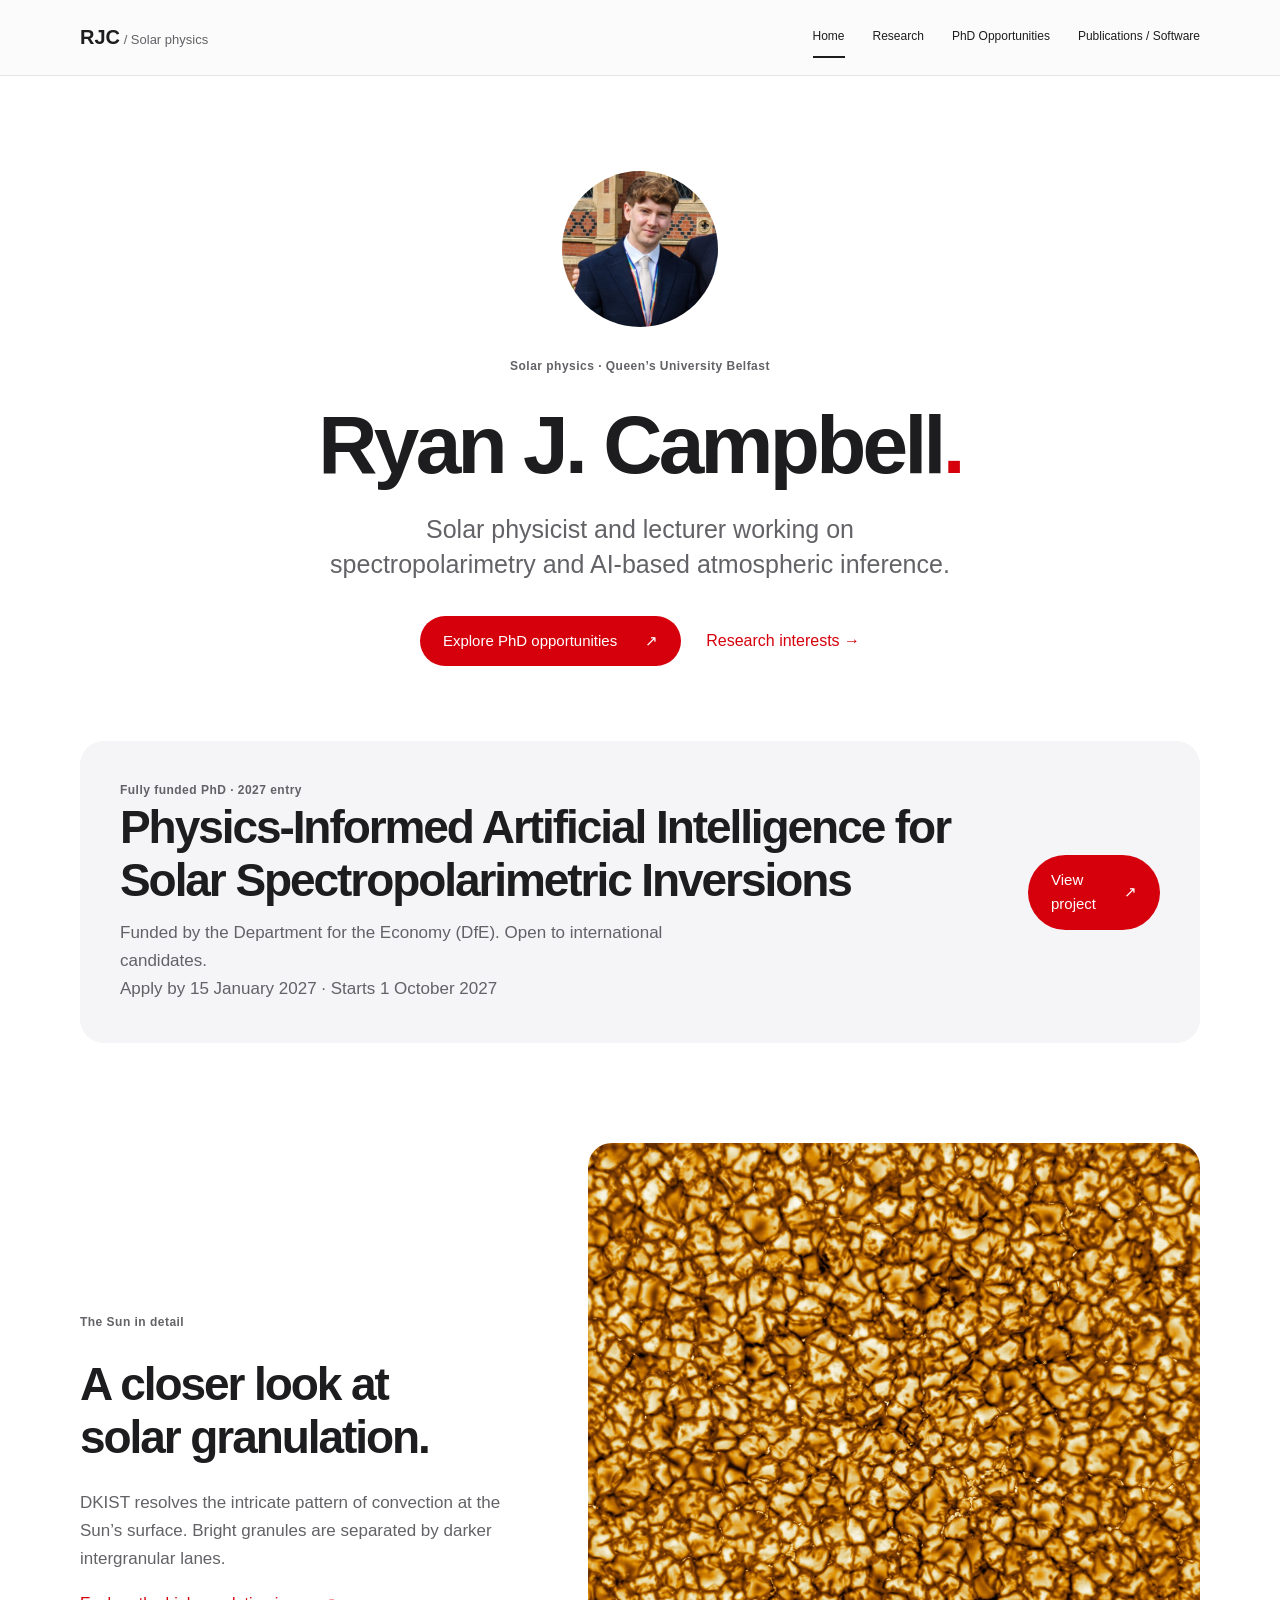
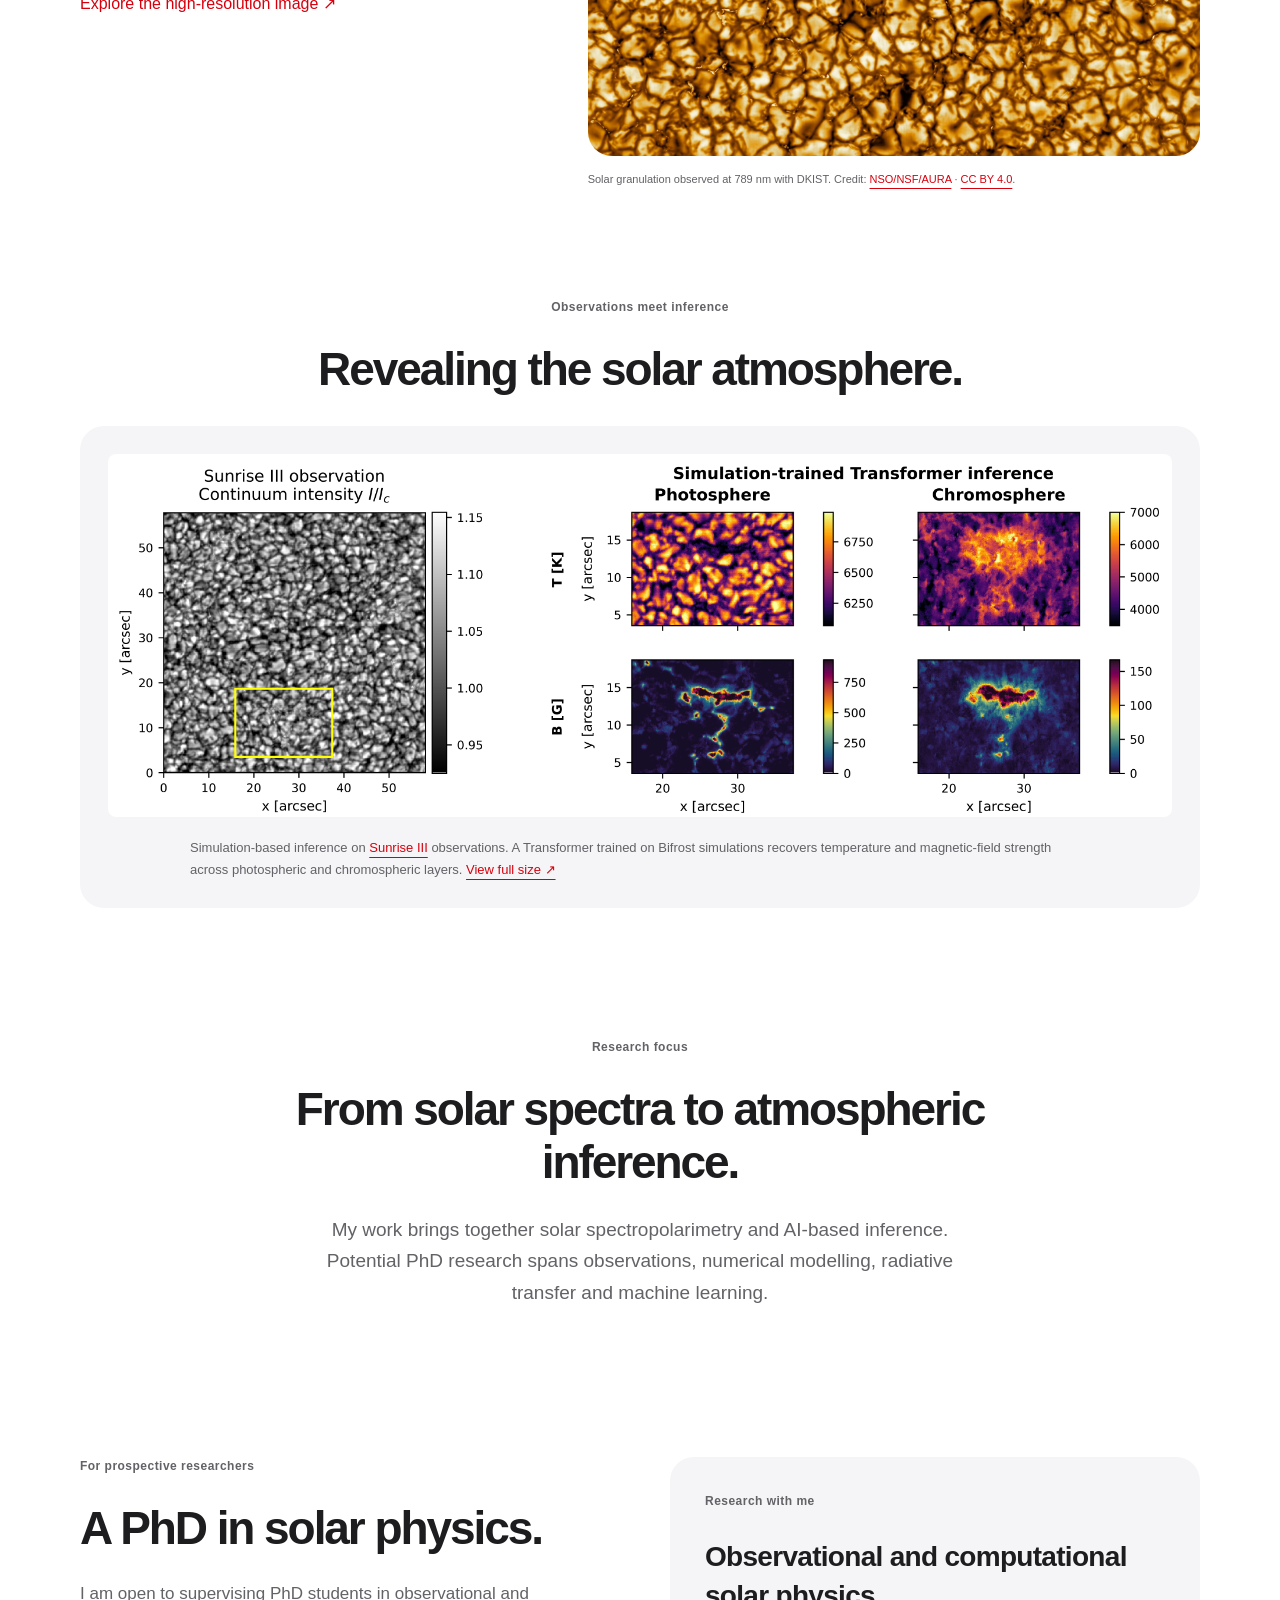
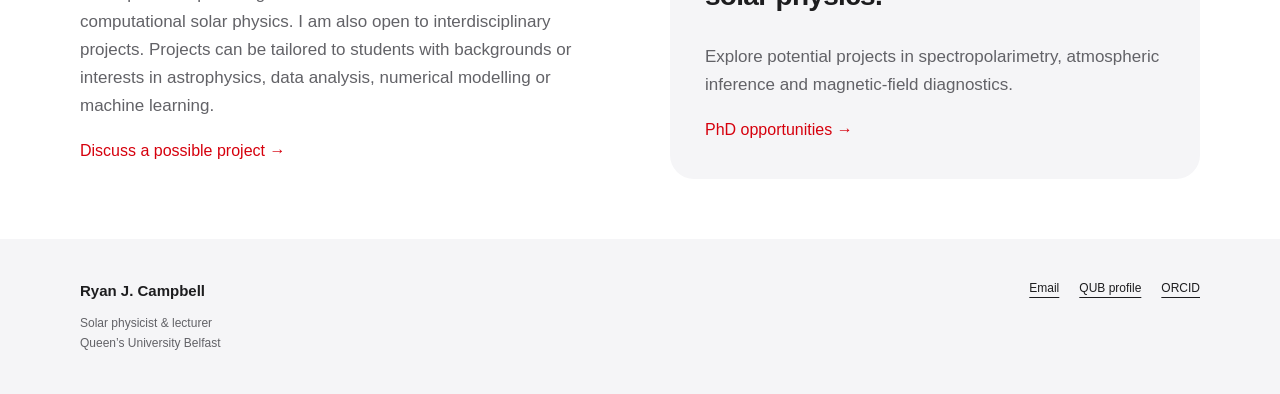
<file: index.html>
<!doctype html>
<html lang="en"><head><meta charset="utf-8"><meta name="viewport" content="width=device-width, initial-scale=1"><title>Home | Ryan J. Campbell</title><meta name="description" content="Ryan J. Campbell, solar physicist and lecturer at Queen’s University Belfast. Research and potential PhD opportunities in solar physics."><link rel="stylesheet" href="assets/styles.css"></head><body><a class="skip" href="#main">Skip to content</a><header><a class="brand" href="index.html">RJC<span> / Solar physics</span></a><nav aria-label="Main navigation"><a href="index.html" aria-current="page">Home</a><a href="research.html">Research</a><a href="phd.html">PhD Opportunities</a><a href="publications.html">Publications / Software</a></nav></header><main id="main"><section class="hero"><img class="portrait" src="assets/ryan-campbell.png" width="400" height="400" alt="Ryan J. Campbell"><div><p class="eyebrow">Solar physics · Queen’s University Belfast</p><h1>Ryan J. Campbell<span class="dot">.</span></h1><p class="lead">Solar physicist and lecturer working on spectropolarimetry and AI-based atmospheric inference.</p><div class="actions"><a class="button" href="phd.html">Explore PhD opportunities <span aria-hidden="true">↗</span></a><a class="text-link" href="research.html">Research interests →</a></div></div></section><section class="contact-strip" aria-labelledby="home-funded-phd"><div><p class="eyebrow">Fully funded PhD · 2027 entry</p><h2 id="home-funded-phd">Physics-Informed Artificial Intelligence for Solar Spectropolarimetric Inversions</h2><p>Funded by the Department for the Economy (DfE). Open to international candidates.</p><p>Apply by <time datetime="2027-01-15">15 January 2027</time> · Starts <time datetime="2027-10-01">1 October 2027</time></p></div><a class="button" href="phd.html#funded-project-title">View project <span aria-hidden="true">↗</span></a></section><section class="dkist-feature"><div class="dkist-copy"><p class="eyebrow">The Sun in detail</p><h2>A closer look at<br>solar granulation.</h2><p>DKIST resolves the intricate pattern of convection at the Sun’s surface. Bright granules are separated by darker intergranular lanes.</p><a class="text-link" href="https://nso.edu/wp-content/uploads/2020/01/full_image_high.jpg">Explore the high-resolution image ↗</a></div><figure><a href="https://nso.edu/wp-content/uploads/2020/01/full_image_high.jpg" aria-label="Open the high-resolution DKIST solar granulation image"><img src="assets/dkist-granulation.jpg" width="1800" height="1800" loading="lazy" alt="DKIST image of solar granulation: tightly packed bright convection cells separated by dark intergranular lanes."></a><figcaption>Solar granulation observed at 789 nm with DKIST. Credit: <a href="https://nso.edu/telescopes/dkist/first-light-full-image/">NSO/NSF/AURA</a> · <a href="https://creativecommons.org/licenses/by/4.0/">CC BY 4.0</a>.</figcaption></figure></section><section class="feature-science"><p class="eyebrow">Observations meet inference</p><h2>Revealing the solar atmosphere.</h2><figure class="science-figure"><a href="assets/sunrise-inference.png" aria-label="Open the full resolution Sunrise III inference figure"><img src="assets/sunrise-inference.png" width="7200" height="2439" alt="Sunrise III continuum intensity image with a highlighted region, alongside photospheric and chromospheric temperature and magnetic-field strength maps inferred by a simulation-trained Transformer."></a><figcaption>Simulation-based inference on <a href="https://www.mps.mpg.de/solar-physics/sunrise">Sunrise III</a> observations. A Transformer trained on Bifrost simulations recovers temperature and magnetic-field strength across photospheric and chromospheric layers. <a href="assets/sunrise-inference.png">View full size ↗</a></figcaption></figure></section><section class="intro"><p class="eyebrow">Research focus</p><h2>From solar spectra to atmospheric inference.</h2><p>My work brings together solar spectropolarimetry and AI-based inference. Potential PhD research spans observations, numerical modelling, radiative transfer and machine learning.</p></section><section class="split"><div><p class="eyebrow">For prospective researchers</p><h2>A PhD in solar physics.</h2><p>I am open to supervising PhD students in observational and computational solar physics. I am also open to interdisciplinary projects. Projects can be tailored to students with backgrounds or interests in astrophysics, data analysis, numerical modelling or machine learning.</p><a class="text-link" href="phd.html">Discuss a possible project →</a></div><aside class="note"><p class="eyebrow">Research with me</p><h3>Observational and computational solar physics.</h3><p>Explore potential projects in spectropolarimetry, atmospheric inference and magnetic-field diagnostics.</p><a class="text-link" href="phd.html">PhD opportunities →</a></aside></section></main><footer><div><strong>Ryan J. Campbell</strong><p>Solar physicist & lecturer<br>Queen’s University Belfast</p></div><div><a href="mailto:ryan.campbell@qub.ac.uk">Email</a><a href="https://pure.qub.ac.uk/en/persons/ryan-campbell/">QUB profile</a><a href="https://orcid.org/0000-0001-5699-2991">ORCID</a></div></footer></body></html>
</file>
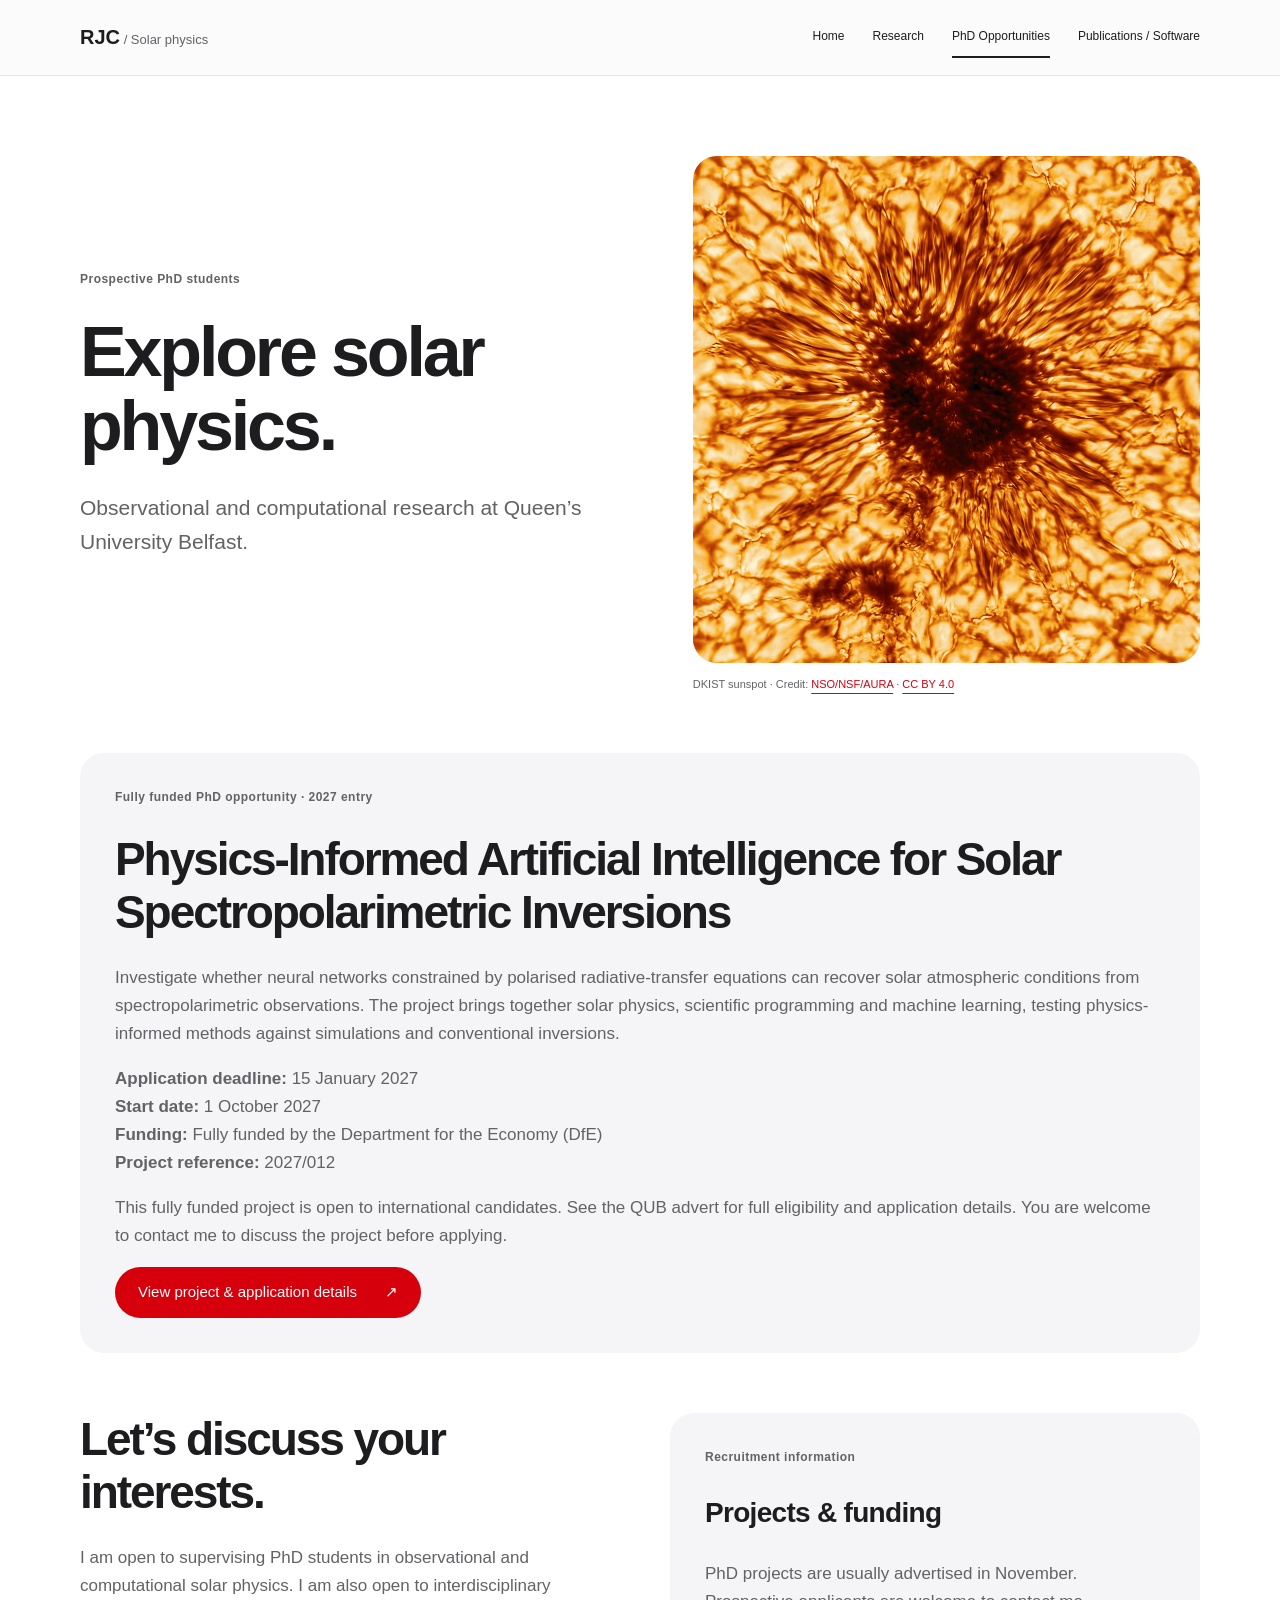
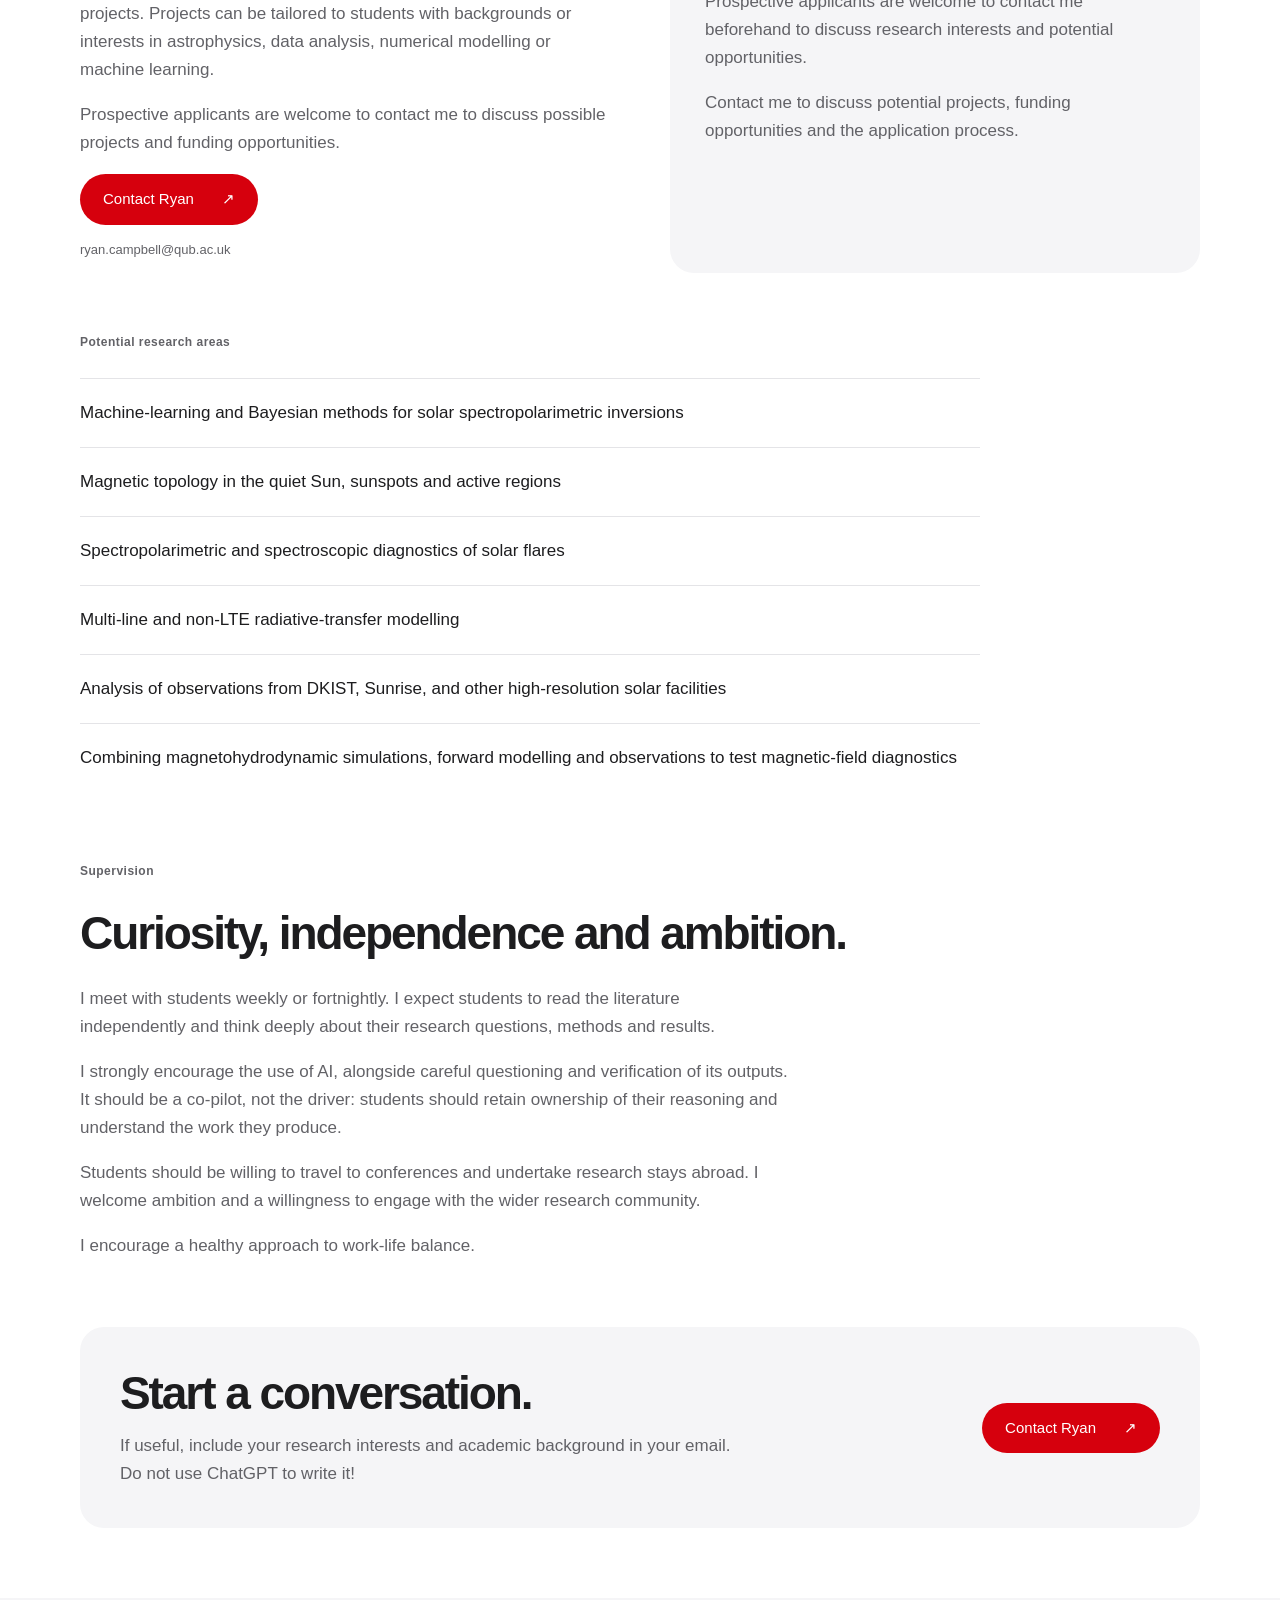
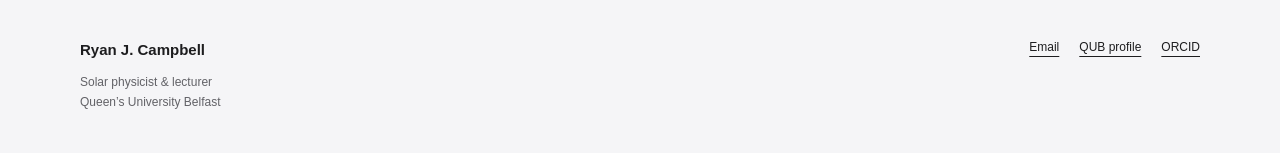
<file: phd.html>
<!doctype html>
<html lang="en"><head><meta charset="utf-8"><meta name="viewport" content="width=device-width, initial-scale=1"><title>PhD Opportunities | Ryan J. Campbell</title><meta name="description" content="Ryan J. Campbell, solar physicist and lecturer at Queen’s University Belfast. Funded PhD opportunity in physics-informed AI for solar spectropolarimetric inversions. Apply by 15 January 2027."><link rel="stylesheet" href="assets/styles.css"></head><body><a class="skip" href="#main">Skip to content</a><header><a class="brand" href="index.html">RJC<span> / Solar physics</span></a><nav aria-label="Main navigation"><a href="index.html">Home</a><a href="research.html">Research</a><a href="phd.html" aria-current="page">PhD Opportunities</a><a href="publications.html">Publications / Software</a></nav></header><main id="main"><section class="page-head phd-hero"><div><p class="eyebrow">Prospective PhD students</p><h1>Explore solar physics.</h1><p class="lead">Observational and computational research at Queen’s University Belfast.</p></div><figure><a href="assets/dkist-sunspot.jpg" aria-label="Open the full-size DKIST sunspot image"><img src="assets/dkist-sunspot.jpg" width="1970" height="1970" alt="DKIST sunspot image showing a dark umbra surrounded by fine, radiating penumbral filaments."></a><figcaption>DKIST sunspot · Credit: <a href="https://nso.edu/telescopes/dkist/inouye-first-sunspot/">NSO/NSF/AURA</a> · <a href="https://creativecommons.org/licenses/by/4.0/">CC BY 4.0</a></figcaption></figure></section><section class="note" aria-labelledby="funded-project-title"><p class="eyebrow">Fully funded PhD opportunity · 2027 entry</p><h2 id="funded-project-title">Physics-Informed Artificial Intelligence for Solar Spectropolarimetric Inversions</h2><p>Investigate whether neural networks constrained by polarised radiative-transfer equations can recover solar atmospheric conditions from spectropolarimetric observations. The project brings together solar physics, scientific programming and machine learning, testing physics-informed methods against simulations and conventional inversions.</p><p><strong>Application deadline:</strong> <time datetime="2027-01-15">15 January 2027</time><br><strong>Start date:</strong> <time datetime="2027-10-01">1 October 2027</time><br><strong>Funding:</strong> Fully funded by the Department for the Economy (DfE)<br><strong>Project reference:</strong> 2027/012</p><p>This fully funded project is open to international candidates. See the QUB advert for full eligibility and application details. You are welcome to contact me to discuss the project before applying.</p><a class="button" href="https://www.qub.ac.uk/courses/postgraduate-research/phd-opportunities/physicsinformed-artificial-intelligence-for-solar-spectropolarimetric-inversions.html">View project &amp; application details <span aria-hidden="true">↗</span></a></section><section class="split"><div><h2>Let’s discuss your interests.</h2><p>I am open to supervising PhD students in observational and computational solar physics. I am also open to interdisciplinary projects. Projects can be tailored to students with backgrounds or interests in astrophysics, data analysis, numerical modelling or machine learning.</p><p>Prospective applicants are welcome to contact me to discuss possible projects and funding opportunities.</p><a class="button" href="mailto:ryan.campbell@qub.ac.uk">Contact Ryan <span aria-hidden="true">↗</span></a><p class="email">ryan.campbell@qub.ac.uk</p></div><aside class="note"><p class="eyebrow">Recruitment information</p><h3>Projects & funding</h3><p>PhD projects are usually advertised in November. Prospective applicants are welcome to contact me beforehand to discuss research interests and potential opportunities.</p><p>Contact me to discuss potential projects, funding opportunities and the application process.</p></aside></section><section><p class="eyebrow">Potential research areas</p><ul class="topic-list"><li>Machine-learning and Bayesian methods for solar spectropolarimetric inversions</li><li>Magnetic topology in the quiet Sun, sunspots and active regions</li><li>Spectropolarimetric and spectroscopic diagnostics of solar flares</li><li>Multi-line and non-LTE radiative-transfer modelling</li><li>Analysis of observations from DKIST, Sunrise, and other high-resolution solar facilities</li><li>Combining magnetohydrodynamic simulations, forward modelling and observations to test magnetic-field diagnostics</li></ul></section><section class="supervision-section"><p class="eyebrow">Supervision</p><h2>Curiosity, independence and ambition.</h2><p>I meet with students weekly or fortnightly. I expect students to read the literature independently and think deeply about their research questions, methods and results.</p><p>I strongly encourage the use of AI, alongside careful questioning and verification of its outputs. It should be a co-pilot, not the driver: students should retain ownership of their reasoning and understand the work they produce.</p><p>Students should be willing to travel to conferences and undertake research stays abroad. I welcome ambition and a willingness to engage with the wider research community.</p><p>I encourage a healthy approach to work-life balance.</p></section><section class="contact-strip"><div><h2>Start a conversation.</h2><p>If useful, include your research interests and academic background in your email. Do not use ChatGPT to write it!</p></div><a class="button" href="mailto:ryan.campbell@qub.ac.uk">Contact Ryan <span aria-hidden="true">↗</span></a></section></main><footer><div><strong>Ryan J. Campbell</strong><p>Solar physicist & lecturer<br>Queen’s University Belfast</p></div><div><a href="mailto:ryan.campbell@qub.ac.uk">Email</a><a href="https://pure.qub.ac.uk/en/persons/ryan-campbell/">QUB profile</a><a href="https://orcid.org/0000-0001-5699-2991">ORCID</a></div></footer></body></html>
</file>
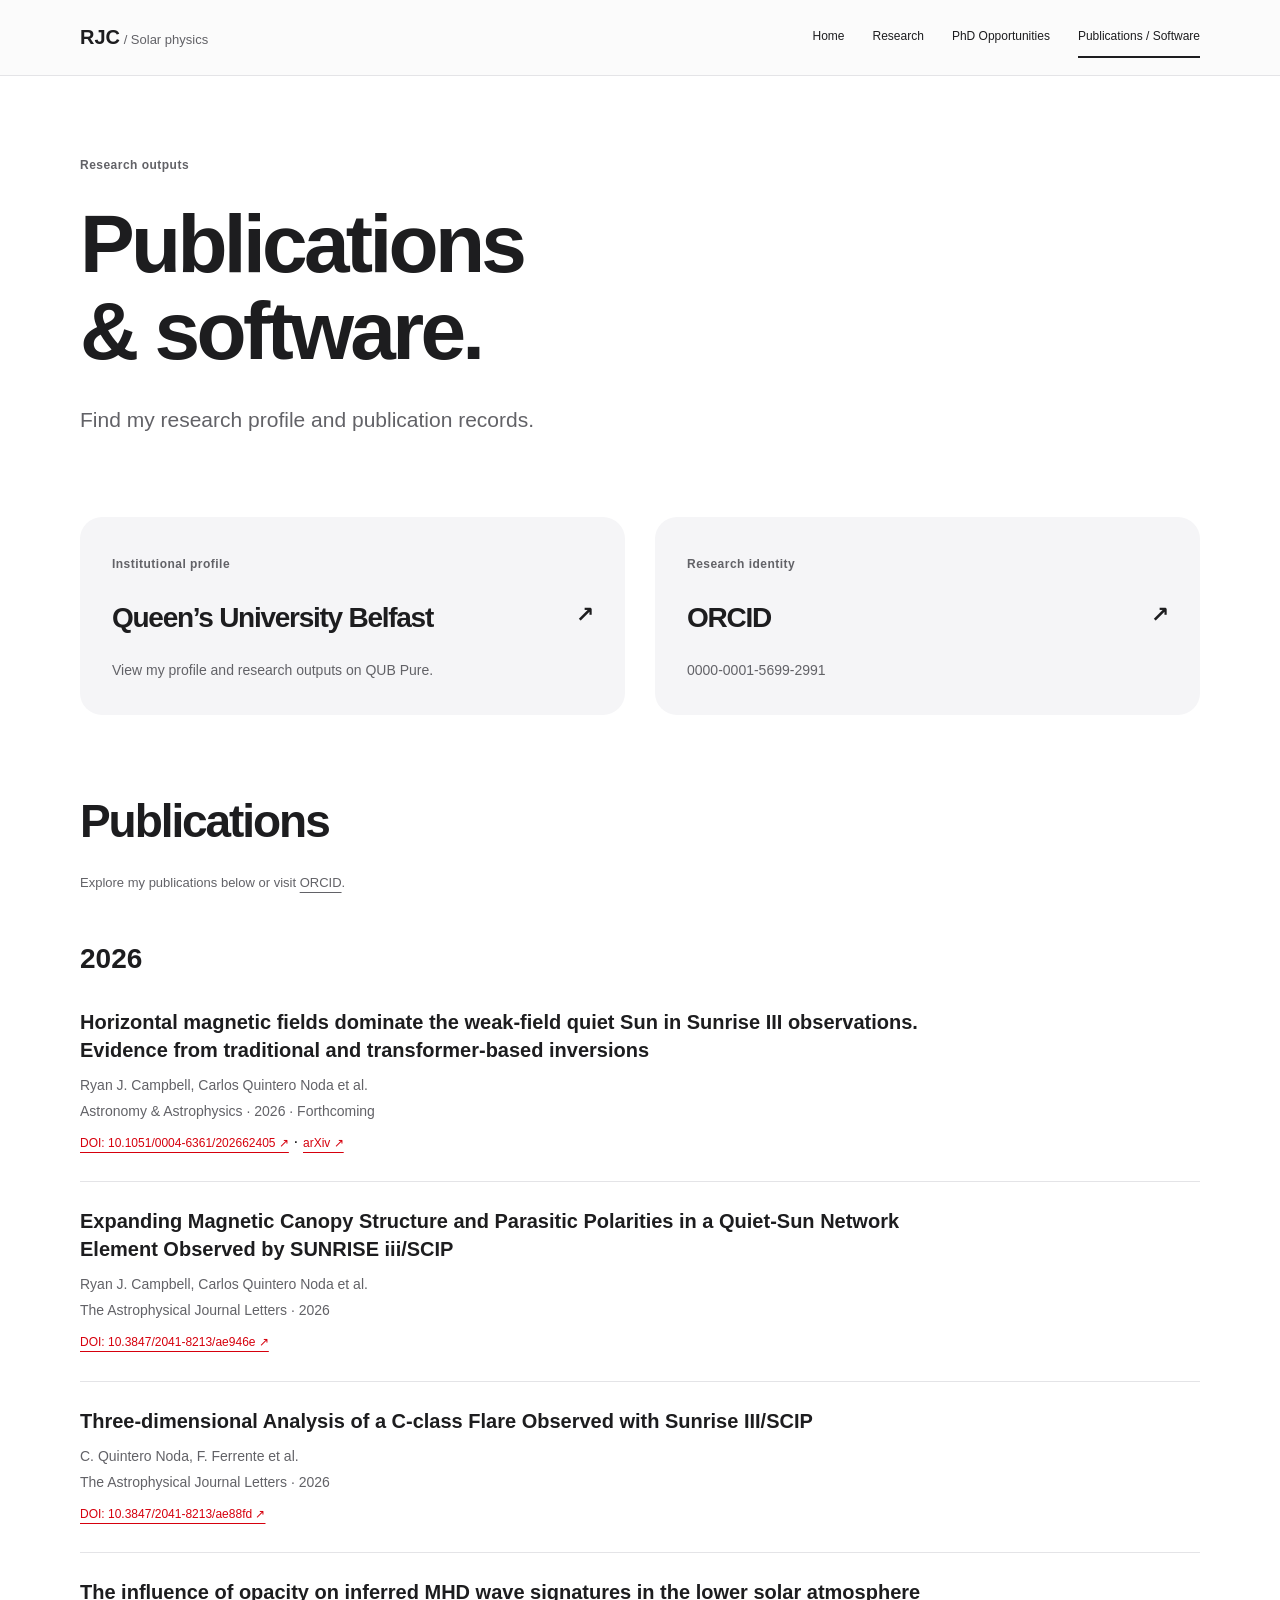
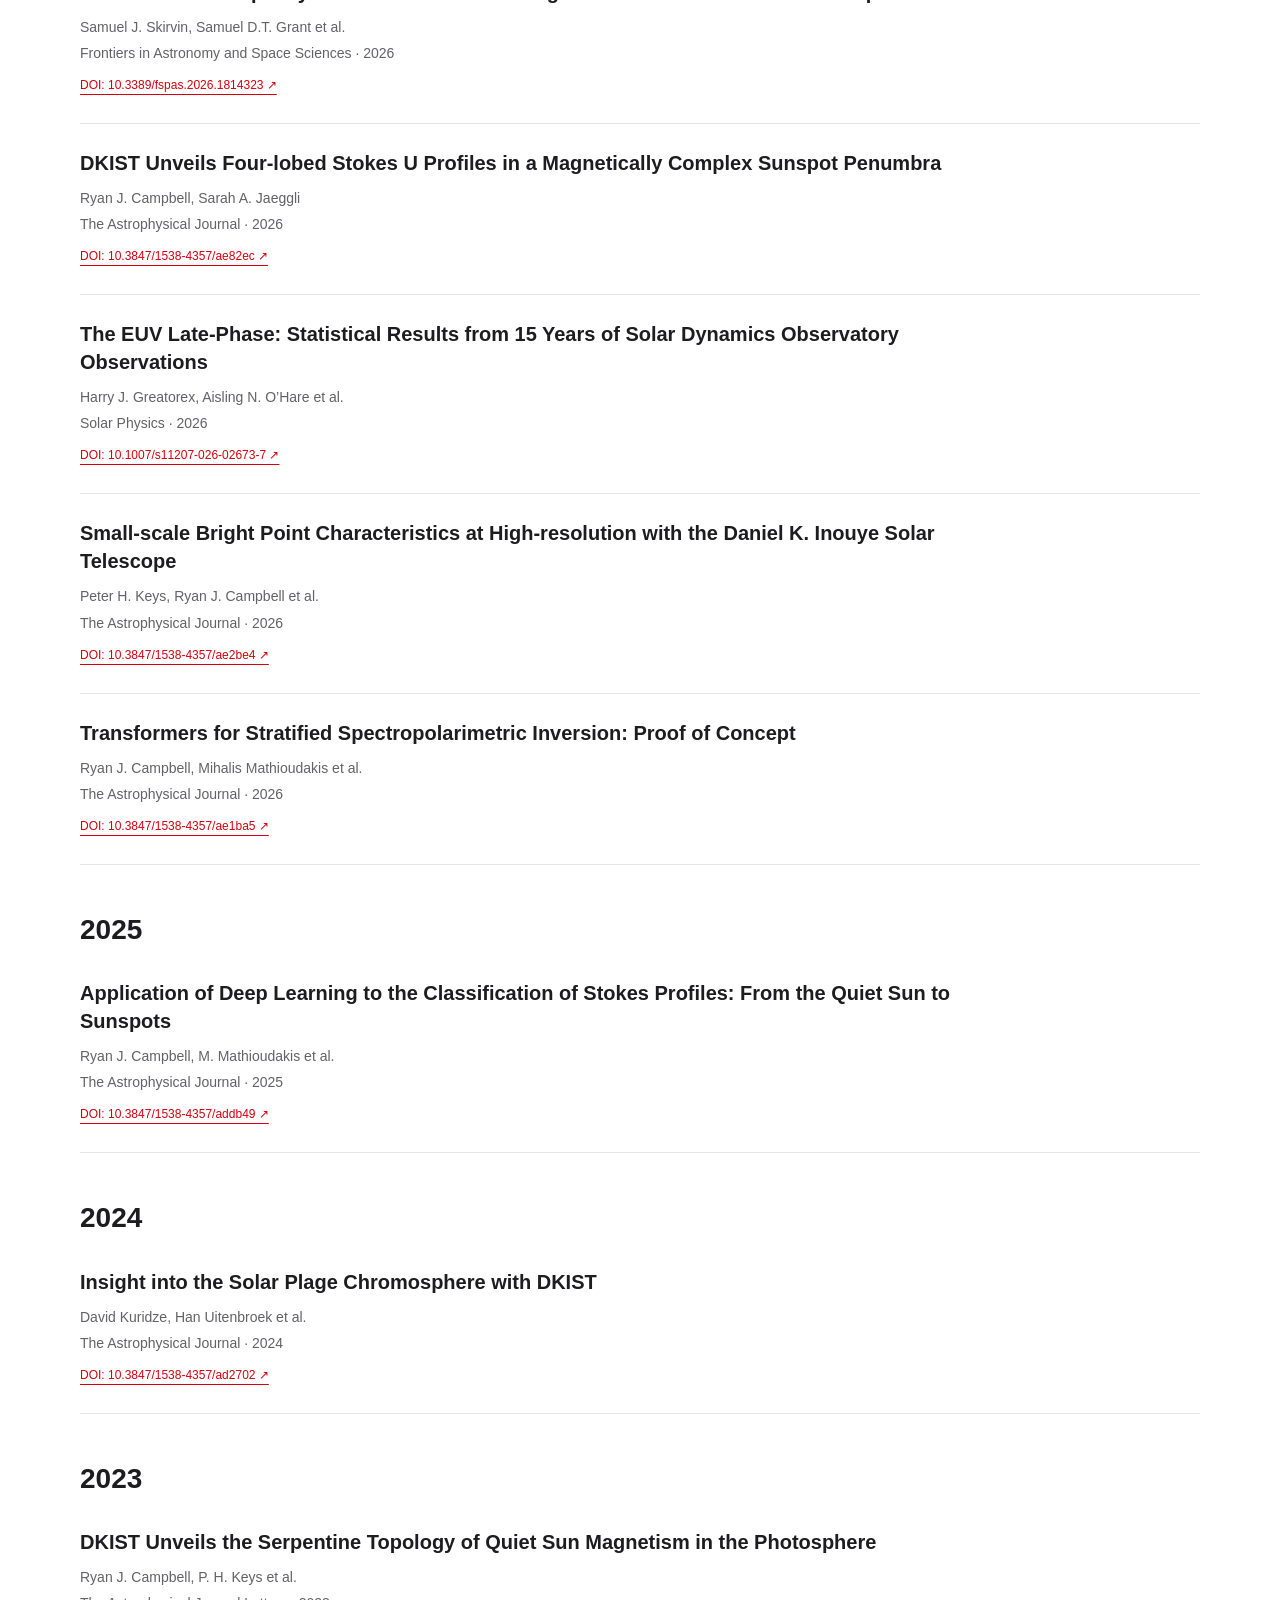
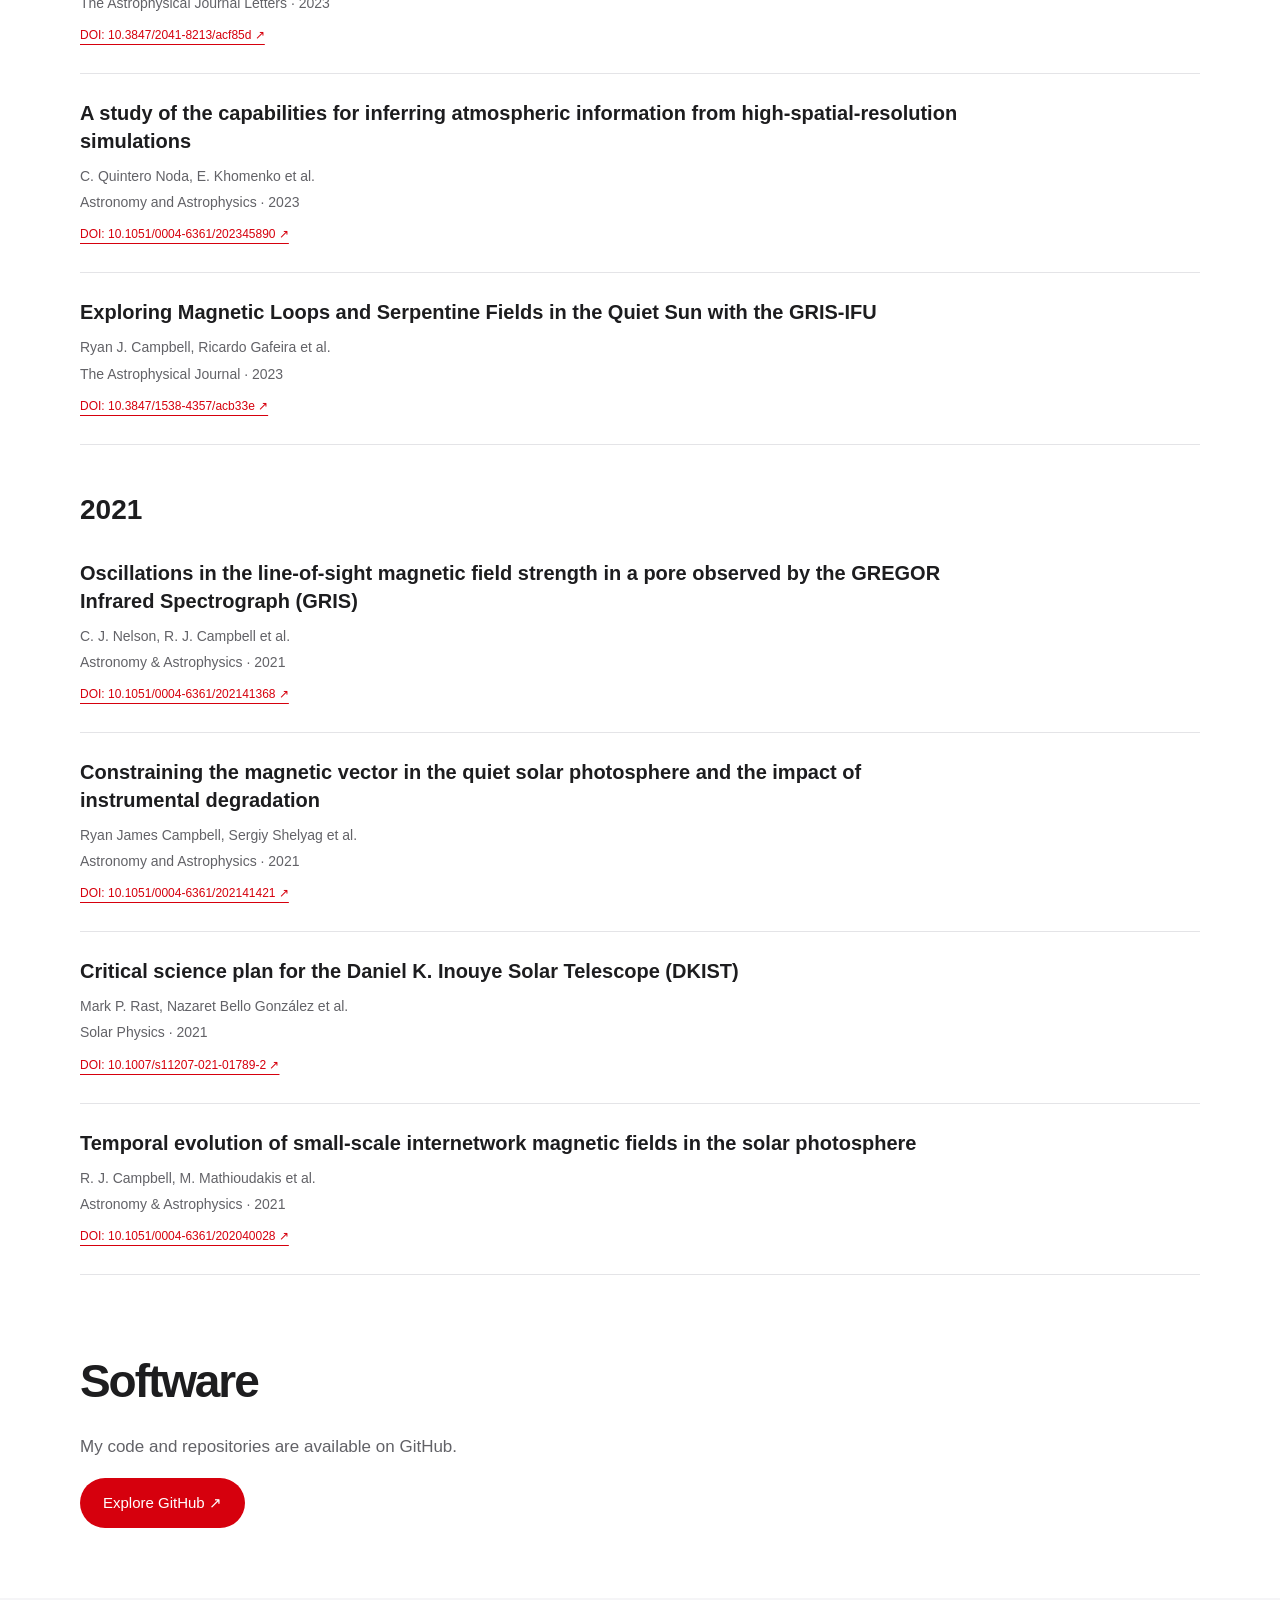
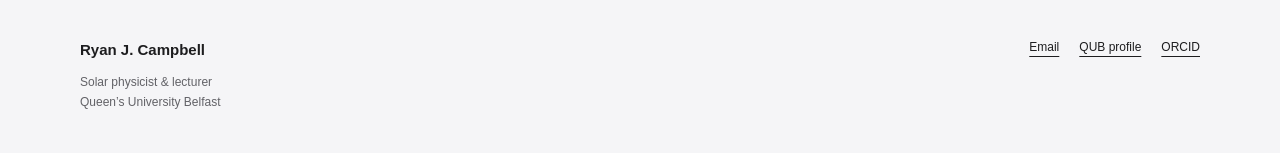
<file: publications.html>
<!doctype html>
<html lang="en"><head><meta charset="utf-8"><meta name="viewport" content="width=device-width, initial-scale=1"><title>Publications / Software | Ryan J. Campbell</title><meta name="description" content="Ryan J. Campbell, solar physicist and lecturer at Queen’s University Belfast. Research and potential PhD opportunities in solar physics."><link rel="stylesheet" href="assets/styles.css"></head><body><a class="skip" href="#main">Skip to content</a><header><a class="brand" href="index.html">RJC<span> / Solar physics</span></a><nav aria-label="Main navigation"><a href="index.html">Home</a><a href="research.html">Research</a><a href="phd.html">PhD Opportunities</a><a href="publications.html" aria-current="page">Publications / Software</a></nav></header><main id="main"><section class="page-head"><p class="eyebrow">Research outputs</p><h1>Publications<br>& software.</h1><p class="lead">Find my research profile and publication records.</p></section><section class="profile-links"><a href="https://pure.qub.ac.uk/en/persons/ryan-campbell/"><span class="eyebrow">Institutional profile</span><h2>Queen’s University Belfast <span aria-hidden="true">↗</span></h2><p>View my profile and research outputs on QUB Pure.</p></a><a href="https://orcid.org/0000-0001-5699-2991"><span class="eyebrow">Research identity</span><h2>ORCID <span aria-hidden="true">↗</span></h2><p>0000-0001-5699-2991</p></a></section><section class="publication-section"><h2>Publications</h2><p class="source-note">Explore my publications below or visit <a href="https://orcid.org/0000-0001-5699-2991">ORCID</a>.</p><h3 class="pub-year">2026</h3><ol class="publications-list"><li><h3><a href="https://doi.org/10.1051/0004-6361/202662405">Horizontal magnetic fields dominate the weak-field quiet Sun in Sunrise III observations. Evidence from traditional and transformer-based inversions</a></h3><p>Ryan J. Campbell, Carlos Quintero Noda et al.</p><p>Astronomy &amp; Astrophysics · 2026 · Forthcoming</p><a class="doi" href="https://doi.org/10.1051/0004-6361/202662405">DOI: 10.1051/0004-6361/202662405 ↗</a> · <a class="doi" href="https://arxiv.org/abs/2608.03776">arXiv ↗</a></li><li><h3><a href="https://doi.org/10.3847/2041-8213/ae946e">Expanding Magnetic Canopy Structure and Parasitic Polarities in a Quiet-Sun Network Element Observed by SUNRISE iii/SCIP</a></h3><p>Ryan J. Campbell, Carlos Quintero Noda et al.</p><p>The Astrophysical Journal Letters · 2026</p><a class="doi" href="https://doi.org/10.3847/2041-8213/ae946e">DOI: 10.3847/2041-8213/ae946e ↗</a></li><li><h3><a href="https://doi.org/10.3847/2041-8213/ae88fd">Three-dimensional Analysis of a C-class Flare Observed with Sunrise III/SCIP</a></h3><p>C. Quintero Noda, F. Ferrente et al.</p><p>The Astrophysical Journal Letters · 2026</p><a class="doi" href="https://doi.org/10.3847/2041-8213/ae88fd">DOI: 10.3847/2041-8213/ae88fd ↗</a></li><li><h3><a href="https://doi.org/10.3389/fspas.2026.1814323">The influence of opacity on inferred MHD wave signatures in the lower solar atmosphere</a></h3><p>Samuel J. Skirvin, Samuel D.T. Grant et al.</p><p>Frontiers in Astronomy and Space Sciences · 2026</p><a class="doi" href="https://doi.org/10.3389/fspas.2026.1814323">DOI: 10.3389/fspas.2026.1814323 ↗</a></li><li><h3><a href="https://doi.org/10.3847/1538-4357/ae82ec">DKIST Unveils Four-lobed Stokes U Profiles in a Magnetically Complex Sunspot Penumbra</a></h3><p>Ryan J. Campbell, Sarah A. Jaeggli</p><p>The Astrophysical Journal · 2026</p><a class="doi" href="https://doi.org/10.3847/1538-4357/ae82ec">DOI: 10.3847/1538-4357/ae82ec ↗</a></li><li><h3><a href="https://doi.org/10.1007/s11207-026-02673-7">The EUV Late-Phase: Statistical Results from 15 Years of Solar Dynamics Observatory Observations</a></h3><p>Harry J. Greatorex, Aisling N. O’Hare et al.</p><p>Solar Physics · 2026</p><a class="doi" href="https://doi.org/10.1007/s11207-026-02673-7">DOI: 10.1007/s11207-026-02673-7 ↗</a></li><li><h3><a href="https://doi.org/10.3847/1538-4357/ae2be4">Small-scale Bright Point Characteristics at High-resolution with the Daniel K. Inouye Solar Telescope</a></h3><p>Peter H. Keys, Ryan J. Campbell et al.</p><p>The Astrophysical Journal · 2026</p><a class="doi" href="https://doi.org/10.3847/1538-4357/ae2be4">DOI: 10.3847/1538-4357/ae2be4 ↗</a></li><li><h3><a href="https://doi.org/10.3847/1538-4357/ae1ba5">Transformers for Stratified Spectropolarimetric Inversion: Proof of Concept</a></h3><p>Ryan J. Campbell, Mihalis Mathioudakis et al.</p><p>The Astrophysical Journal · 2026</p><a class="doi" href="https://doi.org/10.3847/1538-4357/ae1ba5">DOI: 10.3847/1538-4357/ae1ba5 ↗</a></li></ol><h3 class="pub-year">2025</h3><ol class="publications-list"><li><h3><a href="https://doi.org/10.3847/1538-4357/addb49">Application of Deep Learning to the Classification of Stokes Profiles: From the Quiet Sun to Sunspots</a></h3><p>Ryan J. Campbell, M. Mathioudakis et al.</p><p>The Astrophysical Journal · 2025</p><a class="doi" href="https://doi.org/10.3847/1538-4357/addb49">DOI: 10.3847/1538-4357/addb49 ↗</a></li></ol><h3 class="pub-year">2024</h3><ol class="publications-list"><li><h3><a href="https://doi.org/10.3847/1538-4357/ad2702">Insight into the Solar Plage Chromosphere with DKIST</a></h3><p>David Kuridze, Han Uitenbroek et al.</p><p>The Astrophysical Journal · 2024</p><a class="doi" href="https://doi.org/10.3847/1538-4357/ad2702">DOI: 10.3847/1538-4357/ad2702 ↗</a></li></ol><h3 class="pub-year">2023</h3><ol class="publications-list"><li><h3><a href="https://doi.org/10.3847/2041-8213/acf85d">DKIST Unveils the Serpentine Topology of Quiet Sun Magnetism in the Photosphere</a></h3><p>Ryan J. Campbell, P. H. Keys et al.</p><p>The Astrophysical Journal Letters · 2023</p><a class="doi" href="https://doi.org/10.3847/2041-8213/acf85d">DOI: 10.3847/2041-8213/acf85d ↗</a></li><li><h3><a href="https://doi.org/10.1051/0004-6361/202345890">A study of the capabilities for inferring atmospheric information from high-spatial-resolution simulations</a></h3><p>C. Quintero Noda, E. Khomenko et al.</p><p>Astronomy and Astrophysics · 2023</p><a class="doi" href="https://doi.org/10.1051/0004-6361/202345890">DOI: 10.1051/0004-6361/202345890 ↗</a></li><li><h3><a href="https://doi.org/10.3847/1538-4357/acb33e">Exploring Magnetic Loops and Serpentine Fields in the Quiet Sun with the GRIS-IFU</a></h3><p>Ryan J. Campbell, Ricardo Gafeira et al.</p><p>The Astrophysical Journal · 2023</p><a class="doi" href="https://doi.org/10.3847/1538-4357/acb33e">DOI: 10.3847/1538-4357/acb33e ↗</a></li></ol><h3 class="pub-year">2021</h3><ol class="publications-list"><li><h3><a href="https://doi.org/10.1051/0004-6361/202141368">Oscillations in the line-of-sight magnetic field strength in a pore observed by the GREGOR Infrared Spectrograph (GRIS)</a></h3><p>C. J. Nelson, R. J. Campbell et al.</p><p>Astronomy &amp; Astrophysics · 2021</p><a class="doi" href="https://doi.org/10.1051/0004-6361/202141368">DOI: 10.1051/0004-6361/202141368 ↗</a></li><li><h3><a href="https://doi.org/10.1051/0004-6361/202141421">Constraining the magnetic vector in the quiet solar photosphere and the impact of instrumental degradation</a></h3><p>Ryan James Campbell, Sergiy Shelyag et al.</p><p>Astronomy and Astrophysics · 2021</p><a class="doi" href="https://doi.org/10.1051/0004-6361/202141421">DOI: 10.1051/0004-6361/202141421 ↗</a></li><li><h3><a href="https://doi.org/10.1007/s11207-021-01789-2">Critical science plan for the Daniel K. Inouye Solar Telescope (DKIST)</a></h3><p>Mark P. Rast, Nazaret Bello González et al.</p><p>Solar Physics · 2021</p><a class="doi" href="https://doi.org/10.1007/s11207-021-01789-2">DOI: 10.1007/s11207-021-01789-2 ↗</a></li><li><h3><a href="https://doi.org/10.1051/0004-6361/202040028">Temporal evolution of small-scale internetwork magnetic fields in the solar photosphere</a></h3><p>R. J. Campbell, M. Mathioudakis et al.</p><p>Astronomy &amp; Astrophysics · 2021</p><a class="doi" href="https://doi.org/10.1051/0004-6361/202040028">DOI: 10.1051/0004-6361/202040028 ↗</a></li></ol></section><section class="software-section"><h2>Software</h2><p>My code and repositories are available on GitHub.</p><a class="button" href="https://github.com/r-j-campbell">Explore GitHub ↗</a></section></main><footer><div><strong>Ryan J. Campbell</strong><p>Solar physicist & lecturer<br>Queen’s University Belfast</p></div><div><a href="mailto:ryan.campbell@qub.ac.uk">Email</a><a href="https://pure.qub.ac.uk/en/persons/ryan-campbell/">QUB profile</a><a href="https://orcid.org/0000-0001-5699-2991">ORCID</a></div></footer></body></html>
</file>
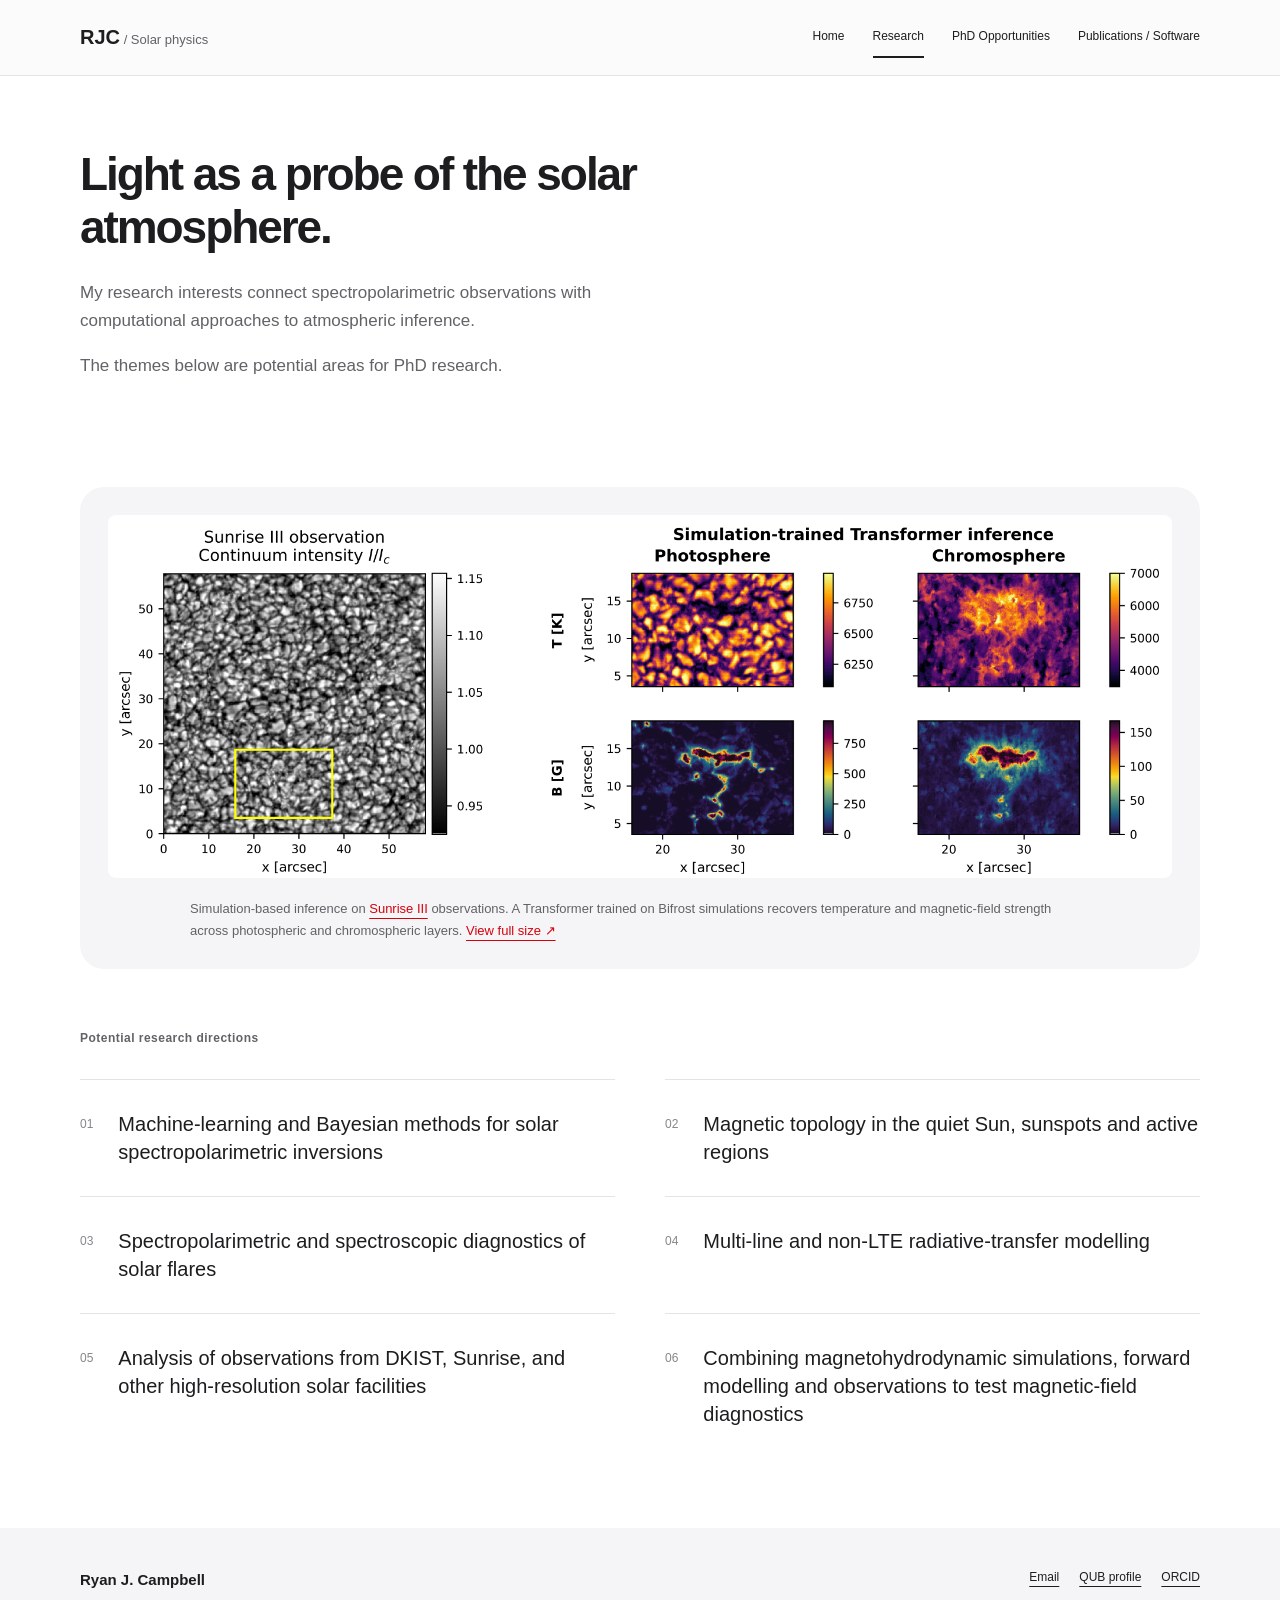
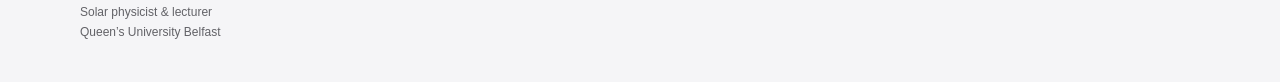
<file: research.html>
<!doctype html>
<html lang="en"><head><meta charset="utf-8"><meta name="viewport" content="width=device-width, initial-scale=1"><title>Research | Ryan J. Campbell</title><meta name="description" content="Ryan J. Campbell, solar physicist and lecturer at Queen’s University Belfast. Research and potential PhD opportunities in solar physics."><link rel="stylesheet" href="assets/styles.css"></head><body><a class="skip" href="#main">Skip to content</a><header><a class="brand" href="index.html">RJC<span> / Solar physics</span></a><nav aria-label="Main navigation"><a href="index.html">Home</a><a href="research.html" aria-current="page">Research</a><a href="phd.html">PhD Opportunities</a><a href="publications.html">Publications / Software</a></nav></header><main id="main"><section class="research-intro"><div><h1 class="research-heading">Light as a probe of the solar atmosphere.</h1><p>My research interests connect spectropolarimetric observations with computational approaches to atmospheric inference.</p><p>The themes below are potential areas for PhD research.</p></div></section><section class="feature-science"><figure class="science-figure"><a href="assets/sunrise-inference.png" aria-label="Open the full resolution Sunrise III inference figure"><img src="assets/sunrise-inference.png" width="7200" height="2439" alt="Sunrise III continuum intensity image with a highlighted region, alongside photospheric and chromospheric temperature and magnetic-field strength maps inferred by a simulation-trained Transformer."></a><figcaption>Simulation-based inference on <a href="https://www.mps.mpg.de/solar-physics/sunrise">Sunrise III</a> observations. A Transformer trained on Bifrost simulations recovers temperature and magnetic-field strength across photospheric and chromospheric layers. <a href="assets/sunrise-inference.png">View full size ↗</a></figcaption></figure></section><section><p class="eyebrow">Potential research directions</p><div class="research-list"><article><span class="number">01</span><h3>Machine-learning and Bayesian methods for solar spectropolarimetric inversions</h3></article><article><span class="number">02</span><h3>Magnetic topology in the quiet Sun, sunspots and active regions</h3></article><article><span class="number">03</span><h3>Spectropolarimetric and spectroscopic diagnostics of solar flares</h3></article><article><span class="number">04</span><h3>Multi-line and non-LTE radiative-transfer modelling</h3></article><article><span class="number">05</span><h3>Analysis of observations from DKIST, Sunrise, and other high-resolution solar facilities</h3></article><article><span class="number">06</span><h3>Combining magnetohydrodynamic simulations, forward modelling and observations to test magnetic-field diagnostics</h3></article></div></section></main><footer><div><strong>Ryan J. Campbell</strong><p>Solar physicist & lecturer<br>Queen’s University Belfast</p></div><div><a href="mailto:ryan.campbell@qub.ac.uk">Email</a><a href="https://pure.qub.ac.uk/en/persons/ryan-campbell/">QUB profile</a><a href="https://orcid.org/0000-0001-5699-2991">ORCID</a></div></footer></body></html>
</file>
<file: assets/styles.css>
:root{--ink:#172e3b;--muted:#52636c;--paper:#f7f6f0;--line:#d7ddd8;--accent:#b94d2d}*{box-sizing:border-box}body{margin:0;background:var(--paper);color:var(--ink);font:17px/1.65 system-ui,-apple-system,BlinkMacSystemFont,"Segoe UI",sans-serif}a{color:inherit;text-underline-offset:5px}a:focus-visible{outline:3px solid var(--accent);outline-offset:5px}header,main,footer{max-width:1200px;margin:auto;padding-left:40px;padding-right:40px}header{min-height:105px;display:flex;align-items:center;justify-content:space-between;gap:25px;border-bottom:1px solid var(--line)}.brand{text-decoration:none;font-weight:750;font-size:23px;white-space:nowrap}.brand span{font-size:13px;font-weight:450;color:var(--muted)}nav{display:flex;flex-wrap:wrap;gap:25px;font-size:13px}nav a{text-decoration:none;padding:10px 0}nav a[aria-current]{border-bottom:2px solid var(--accent)}h1,h2,h3,p{margin-top:0}h1,h2{font-family:Georgia,"Times New Roman",serif;font-weight:400;line-height:1.06;letter-spacing:-.04em}h1{font-size:clamp(52px,7.4vw,96px);margin-bottom:28px}h2{font-size:clamp(30px,3.4vw,43px);margin-bottom:25px}h3{font-size:21px;line-height:1.4;font-weight:500}p{color:var(--muted);max-width:65ch}.eyebrow{text-transform:uppercase;letter-spacing:.15em;font-size:11px;font-weight:650;margin-bottom:25px}.lead{font-size:21px;line-height:1.6;max-width:43ch}.hero{display:grid;grid-template-columns:1.15fr 1fr;gap:65px;padding:72px 0 80px;align-items:center}.dot{color:var(--accent)}.actions{display:flex;align-items:center;flex-wrap:wrap;gap:25px;margin-top:34px}.button{display:inline-flex;align-items:center;justify-content:space-between;gap:28px;background:var(--ink);color:white;padding:14px 21px;text-decoration:none;font-size:14px}.button:hover{background:#294957}.text-link{font-size:14px;font-weight:600}.solar-art{height:440px;background:#132c39;position:relative;overflow:hidden;display:grid;place-items:center}.solar-art:before,.solar-art:after{content:"";position:absolute;border:1px solid #70828955;border-radius:50%;width:360px;height:360px;transform:rotate(-25deg) scaleX(1.3)}.solar-art:after{transform:rotate(35deg) scaleX(.65);height:490px}.sun{width:270px;height:270px;border-radius:50%;background:radial-gradient(circle at 35% 28%,#fff2ad 0,#efb455 25%,#c87135 65%,#7e3e28 100%);box-shadow:0 0 65px #e9ad4933;position:relative}.sun:after{content:"";position:absolute;inset:14px;border:1px solid #fff5c655;border-radius:50%;background:repeating-radial-gradient(ellipse at 70% 40%,transparent 0 13px,#733e2022 14px 15px)}.art-label,.art-note{position:absolute;bottom:25px;left:25px;color:#d2dce0;font-size:10px;letter-spacing:.1em;text-transform:uppercase}.art-note{bottom:auto;top:20px;color:#a9bdc6;font-size:9px}.intro{border-top:1px solid var(--line);padding:55px 0;max-width:850px}.intro p:last-child{font-size:19px}.split{display:grid;grid-template-columns:1fr 1fr;gap:70px;padding:55px 0;border-top:1px solid var(--line)}.figure-slot{margin:0;border:1px solid var(--line);background:#ecf0ed;display:flex;flex-direction:column;min-height:270px}.figure-slot>div{flex:1;display:flex;align-items:center;justify-content:center;gap:12px;color:#697b80;font-size:13px;min-height:210px}.figure-slot span{font-size:30px;font-weight:200}.figure-slot figcaption{padding:15px 20px;background:var(--paper);font-size:11px;color:var(--muted);border-top:1px solid var(--line)}.page-head{padding:70px 0 50px}.research-list{display:grid;grid-template-columns:1fr 1fr;gap:0 50px;margin:30px 0 70px}.research-list article{border-top:1px solid var(--line);padding:26px 0;display:flex;gap:25px}.number{font-size:12px;color:var(--accent);padding-top:5px}.research-list h3{margin:0}.note{background:#e8eee9;padding:35px}.note h3{font-family:Georgia,serif;font-size:30px}.email{font-size:13px;margin-top:14px}.topic-list{padding:0;list-style:none;margin-bottom:60px}.topic-list li{padding:20px 0;border-top:1px solid var(--line);max-width:900px}.contact-strip{padding:40px;background:#e8eee9;display:flex;align-items:center;justify-content:space-between;gap:30px;margin-bottom:70px}.contact-strip h2{margin-bottom:12px}.contact-strip p{margin-bottom:0}.profile-links{display:grid;grid-template-columns:1fr 1fr;gap:30px;margin-bottom:55px}.profile-links>a{border:1px solid var(--line);padding:32px;text-decoration:none}.profile-links>a:hover{background:#e8eee9}.profile-links h2{font-size:30px;margin-top:25px}.profile-links h2 span{float:right;font-family:system-ui;font-size:22px}.profile-links p{font-size:14px;margin-bottom:0}footer{border-top:1px solid var(--line);padding-top:35px;padding-bottom:35px;display:flex;gap:50px;justify-content:space-between;font-size:12px}footer strong{font-size:15px}footer p{margin:10px 0 0}footer>div:nth-child(2){display:flex;gap:20px}.draft{font-size:10px}.skip{position:absolute;top:-80px;left:20px;background:white;padding:10px;z-index:10}.skip:focus{top:10px}@media(max-width:800px){header,main,footer{padding-left:24px;padding-right:24px}header{flex-direction:column;align-items:flex-start;padding-top:22px;padding-bottom:18px;gap:10px}nav{gap:17px;font-size:12px}.hero{gap:32px;grid-template-columns:1fr;padding:45px 0}.hero h1 br{display:none}.solar-art{height:320px}.sun{width:220px;height:220px}.split{grid-template-columns:1fr;gap:30px;padding:38px 0}.research-list,.profile-links{grid-template-columns:1fr}.page-head{padding:45px 0 30px}.contact-strip{flex-direction:column;align-items:flex-start;padding:28px}footer{flex-wrap:wrap;gap:20px}.draft{width:100%}}@media(prefers-reduced-motion:no-preference){a{transition:background .15s,color .15s}}
/* Apple-inspired refinement: system type, neutral surfaces, generous spacing. */
:root{--ink:#1d1d1f;--muted:#626267;--paper:#fff;--line:#e4e4e7;--accent:#d6000d}body{font-family:-apple-system,BlinkMacSystemFont,"Segoe UI",Helvetica,Arial,sans-serif;-webkit-font-smoothing:antialiased}header{min-height:76px;max-width:none;padding:0 max(32px,calc((100vw - 1120px)/2));background:#fafafbcc;gap:30px}.brand{font-size:20px}nav{font-size:12px;gap:28px}nav a[aria-current]{border-color:#1d1d1f}h1,h2{font-family:inherit;font-weight:650;letter-spacing:-.045em}h1{font-size:clamp(48px,7vw,82px);line-height:1.06}h2{font-size:clamp(30px,4vw,46px);line-height:1.15}.hero{display:block;text-align:center;max-width:870px;margin:auto;padding:95px 0 75px}.hero .lead{margin:0 auto;max-width:620px;font-size:25px;line-height:1.4}.hero .actions{justify-content:center}.hero h1{margin-bottom:23px}.eyebrow{color:var(--muted);font-weight:600;font-size:12px;letter-spacing:.04em;text-transform:none}.button{background:var(--accent);border-radius:999px;padding:13px 23px;font-size:15px}.button:hover{background:#b5000b}.text-link{color:#d6000d;font-weight:400;text-decoration:none;font-size:16px}.text-link:hover{text-decoration:underline}.feature-science{padding:40px 0 60px;text-align:center}.science-figure{margin:30px 0 0;background:#f5f5f7;border-radius:24px;padding:28px}.science-figure img{width:100%;height:auto;display:block;border-radius:8px}.science-figure figcaption{font-size:13px;line-height:1.65;color:var(--muted);text-align:left;max-width:900px;margin:20px auto 0}.science-figure figcaption a{white-space:nowrap;color:var(--accent)}.intro{max-width:800px;text-align:center;margin:auto;padding:70px 0;border:0}.intro p{margin-left:auto;margin-right:auto}.split{padding:60px 0;border:0;gap:60px}.note,.contact-strip{background:#f5f5f7;border-radius:24px}.note h3{font-family:inherit;font-size:28px;font-weight:600;letter-spacing:-.025em}.page-head{padding:80px 0 60px}.research-intro{padding:0 0 20px;max-width:800px}.research-list article{padding:30px 0}.research-list h3{font-size:20px}.number{color:#86868b}.profile-links>a{border:0;background:#f5f5f7;border-radius:22px}.profile-links>a:hover{background:#ededf0}.profile-links h2{font-size:28px}.publication-section{padding:25px 0 60px}.source-note{font-size:13px}.pub-year{font-size:28px;font-weight:650;margin:45px 0 5px}.publications-list{list-style:none;padding:0;margin:0}.publications-list li{padding:25px 0;border-bottom:1px solid var(--line)}.publications-list h3{margin:0 0 10px;font-size:20px;font-weight:600;max-width:900px}.publications-list h3 a{text-decoration:none}.publications-list h3 a:hover{color:var(--accent)}.publications-list p{font-size:14px;margin:3px 0;max-width:none}.doi{font-size:12px;color:var(--accent);display:inline-block;margin-top:8px}.software-section{padding:20px 0 70px}.software-section .source-note{margin-top:20px}footer{background:#f5f5f7;max-width:none;padding:40px max(32px,calc((100vw - 1120px)/2));border:0}@media(max-width:800px){header{padding:20px 24px;gap:8px}nav{gap:17px}.hero{padding:55px 0 35px}.hero .lead{font-size:21px}.science-figure{padding:13px;border-radius:16px}.science-figure figcaption{font-size:12px;margin:16px 5px 4px}.feature-science{padding:25px 0 35px}.page-head{padding:50px 0 35px}.intro{padding:40px 0}.split{padding:35px 0}footer{padding:30px 24px}.research-list{margin-bottom:40px}}
.dkist-feature{display:grid;grid-template-columns:.85fr 1.15fr;gap:55px;align-items:center;padding:30px 0 70px}.dkist-feature figure{margin:0}.dkist-feature img{display:block;width:100%;height:auto;border-radius:24px}.dkist-feature figcaption{font-size:11px;line-height:1.6;color:var(--muted);margin-top:15px}.dkist-feature figcaption a{color:var(--accent)}@media(max-width:800px){.dkist-feature{grid-template-columns:1fr;gap:25px;padding:30px 0 45px}.dkist-feature img{border-radius:18px}}
.portrait{display:block;width:156px;height:156px;object-fit:cover;border-radius:50%;margin:0 auto 30px}@media(max-width:800px){.portrait{width:128px;height:128px;margin-bottom:24px}}
.hero .eyebrow,.feature-science > .eyebrow{margin-left:auto;margin-right:auto;text-align:center}
.research-heading{font-size:clamp(30px,4vw,46px);line-height:1.15;margin-bottom:25px}
.research-intro{padding-top:72px}@media(max-width:800px){.research-intro{padding-top:44px}}

.supervision-section{padding:10px 0 50px;max-width:850px}.supervision-section p{max-width:75ch}

.phd-hero{display:grid;grid-template-columns:1.1fr 1fr;gap:55px;align-items:center}.phd-hero h1{font-size:clamp(46px,5.6vw,70px)}.phd-hero figure{margin:0}.phd-hero img{display:block;width:100%;height:auto;border-radius:24px}.phd-hero figcaption{font-size:11px;color:var(--muted);margin-top:12px}.phd-hero figcaption a{color:var(--accent)}@media(max-width:800px){.phd-hero{grid-template-columns:1fr;gap:30px}.phd-hero img{border-radius:18px}}

section[aria-labelledby="funded-project-title"] p{max-width:none}
</file>
